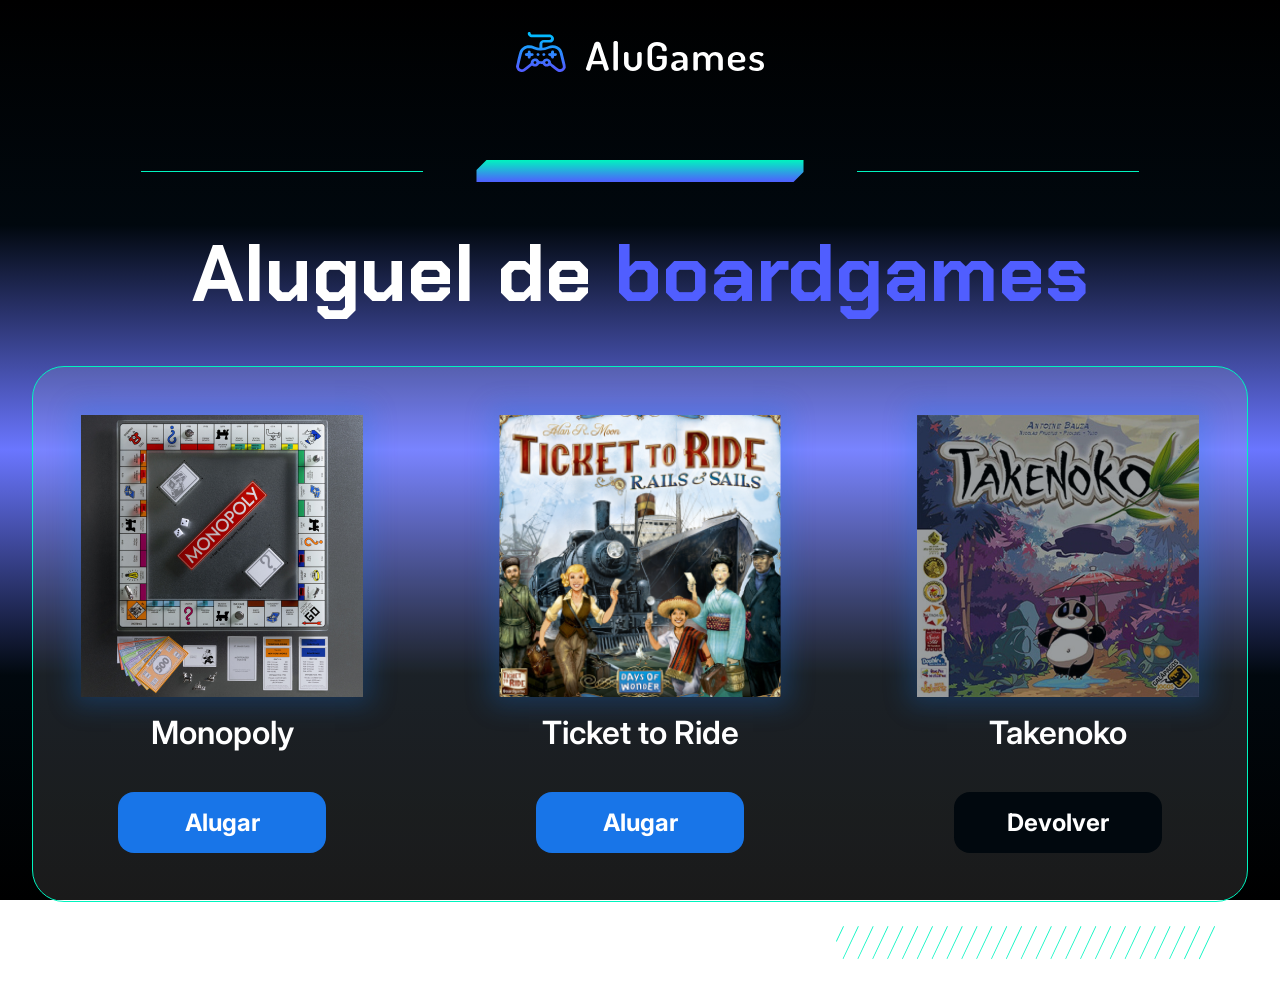
<file: alugames/index.html>
<!DOCTYPE html>
<html lang="en">

<head>
    <meta charset="UTF-8">
    <meta name="viewport" content="width=device-width, initial-scale=1.0">
    <title>AluGames</title>
    <link rel="stylesheet" href="css/main.css">
</head>

<body class="body">
    <main class="container main">
        <img src="img/logo.svg" alt="Logo AluGames">
        <section class="divisor">
            <div class="divisor__line"></div>
            <img src="img/fade_bar.svg" alt="Visual bar" class="divisor__bar">
            <div class="divisor__line"></div>
        </section>
        <h1 class="page-title">Aluguel de <span class="page-title__emphasis">boardgames</span></h1>
        <section class="dashboard">
            <ul class="dashboard__items">
                <li class="dashboard__items__item" id="game-1">
                    <div class="dashboard__item__img">
                        <img src="img/monopoly.png" alt="Capa jogo Monopoly">
                    </div>
                    <p class="dashboard__item__name">Monopoly</p>
                    <a onclick="alterarStatus(1)" href="#" class="dashboard__item__button">Alugar</a>
                </li>
                <li class="dashboard__items__item" id="game-2">
                    <div class="dashboard__item__img">
                        <img src="img/ticket_to_ride.png" alt="Capa jogo Ticket to Ride">
                    </div>
                    <p class="dashboard__item__name">Ticket to Ride</p>
                    <a onclick="alterarStatus(2)" href="#" class="dashboard__item__button">Alugar</a>
                </li>
                <li class="dashboard__items__item" id="game-3">
                    <div class="dashboard__item__img dashboard__item__img--rented">
                        <img src="img/takenoko.png" alt="Capa jogo Takenoko">
                    </div>
                    <p class="dashboard__item__name">Takenoko</p>
                    <a onclick="alterarStatus(3)" href="#" class="dashboard__item__button dashboard__item__button--return">Devolver</a>
                </li>
            </ul>
        </section>
        <img src="img/hachuras.svg" alt="Visual hachuras" class="hachuras">
    </main>

    <script src="js/app.js"></script>
</body>

</html>
</file>
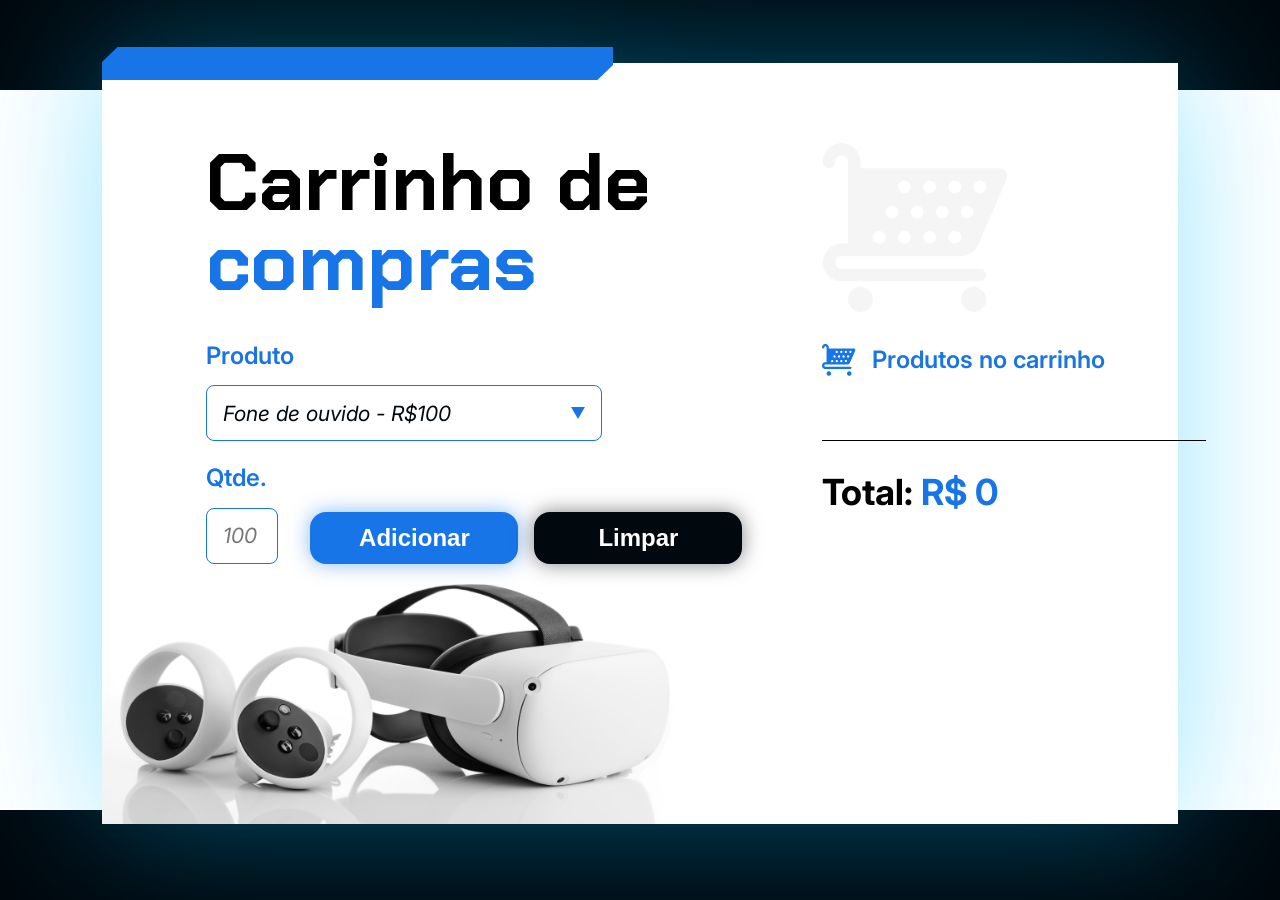
<file: carrinho-de-compras/index.html>
<!DOCTYPE html>
<html lang="en">

<head>
  <meta charset="UTF-8">
  <meta name="viewport" content="width=device-width, initial-scale=1.0">

  <link rel="preconnect" href="https://fonts.googleapis.com">
  <link rel="preconnect" href="https://fonts.gstatic.com" crossorigin>
  <link href="https://fonts.googleapis.com/css2?family=Chakra+Petch:wght@700&family=Inter:wght@400;600;700&display=swap"
    rel="stylesheet">
  <link rel="stylesheet" href="style.css">

  <title>Carrinho de compras</title>
</head>

<body>
  <main class="conteudo-principal">
    <div class="grafismo-azul"></div>
    <section class="adicionar-produto">
      <h1 class="titulo">
        Carrinho de <span class="texto-azul">compras</span>
      </h1>

      <form class="formulario">
        <label class="campo-grupo">
          <span class="texto-medio-azul">Produto</span>
          <select class="produto-input" name="produto" id="produto">
            <option value="Fone de ouvido - R$100">Fone de ouvido - R$100</option>
            <option value="Celular - R$1400">Celular - R$1400</option>
            <option value="Oculus VR - R$5000">Oculus VR - R$5000</option>
          </select>
          </div>
        </label>

        <section class="parte-inferior">
          <label class="campo-grupo">
            <span class="texto-medio-azul">Qtde.</span>
            <input class="quantidade-input" id="quantidade" type="number" placeholder="100">
          </label>

          <section class="botoes-wrapper">
            <button onclick="adicionar()" type="button" class="botao-form botao-adicionar">Adicionar</button>
            <button onclick="limpar()" type="button" class="botao-form botao-limpar">Limpar</button>
          </section>
        </section>
      </form>
    </section>
    <section class="carrinho">
      <img src="./assets/carrinho-cinza.svg" alt="Imagem de um carrinho de compras cinza">

      <div class="titulo-wrapper">
        <img src="./assets/icone-carrinho.svg" alt="ícone de carrinho">

        <h2 class="carrinho__titulo">Produtos no carrinho</h2>
      </div>

      <section class="carrinho__produtos" id="lista-produtos">
        <section class="carrinho__produtos__produto">
          <span class="texto-azul">1x</span> Celular <span class="texto-azul">R$1400</span>
        </section>
      </section>

      <div class="divisoria"></div>

      <p class="carrinho__total">
        Total: <span class="texto-azul" id="valor-total">R$1400</span>
      </p>
    </section>
  </main>

  <script src="js/app.js"></script>
</body>

</html>
</file>
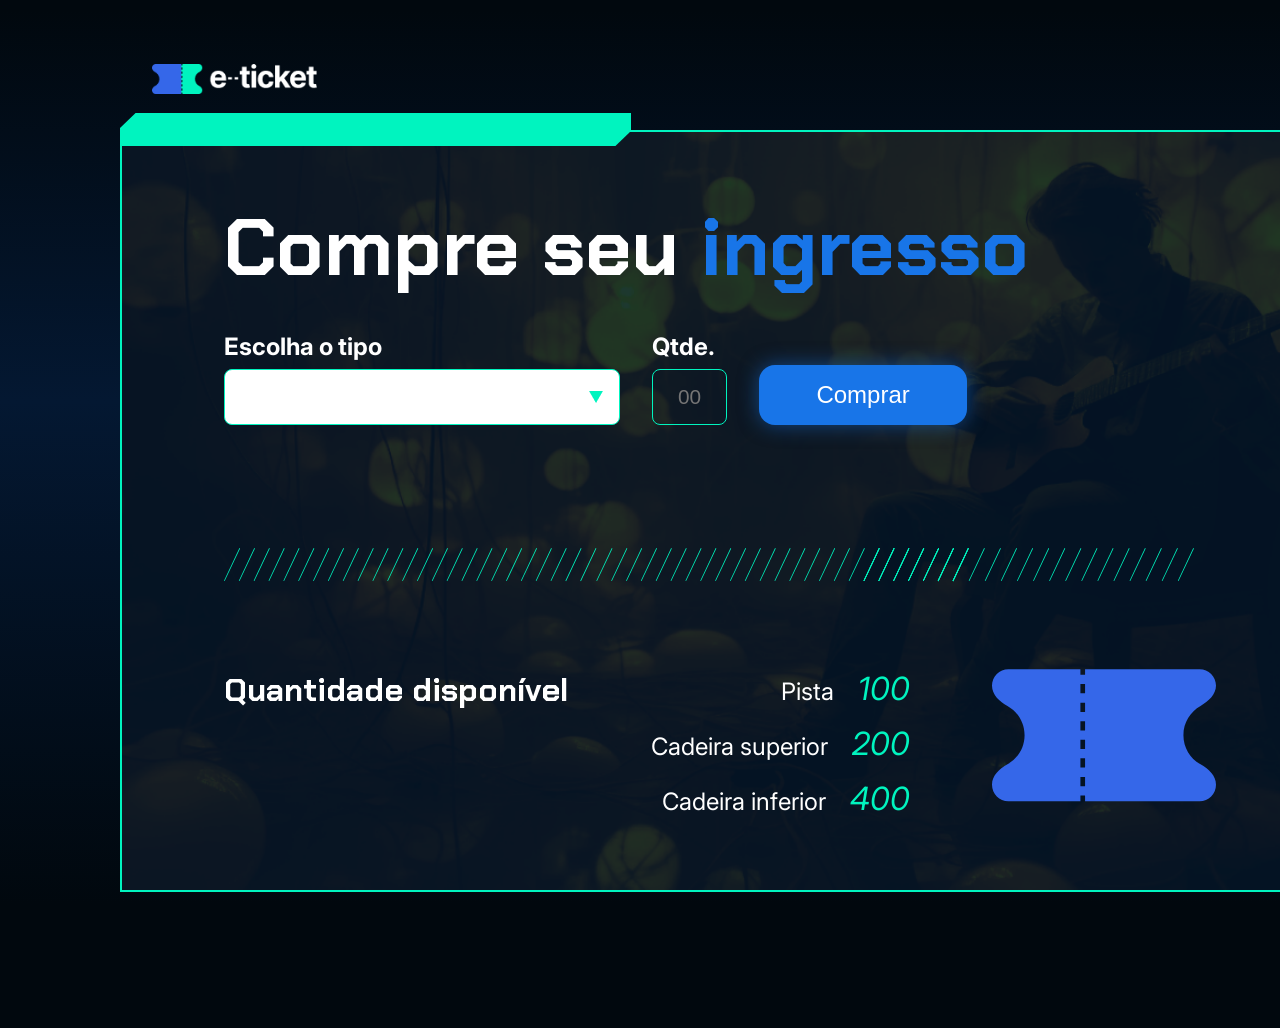
<file: ingresso/index.html>
<!DOCTYPE html>
<html lang="pt-BR">

<head>
    <meta charset="UTF-8">
    <meta name="viewport" content="width=device-width, initial-scale=1.0">
    <link rel="preconnect" href="https://fonts.googleapis.com">
    <link rel="preconnect" href="https://fonts.gstatic.com" crossorigin>
    <link href="https://fonts.googleapis.com/css2?family=Chakra+Petch:wght@700&family=Inter:wght@400;700&display=swap" rel="stylesheet">
    <link rel="stylesheet" href="./styles/_reset.css">
    <link rel="stylesheet" href="./styles/style.css">
    <title>e-Ticket</title>
</head>

<body>
    <header>
        <img class="logo" src="./assets/PNG/Logo e-tricket.png" alt="Logo">
    </header>
    <main class="container">

        <div class="grafismo"></div>
        <h1>Compre seu <span>ingresso</span></h1>
        <form action="">
            <label class="input-group">
                Escolha o tipo
                <select name="tipo-ingresso" id="tipo-ingresso">
                    <option value="inferior">Cadeira inferior</option>
                    <option value="superior">Cadeira superior</option>
                    <option value="pista">Pista</option>
                </select>
            </label>
            <label class="input-group">Qtde.
                <input type="number" id="qtd" placeholder="00" min="1" max="10">
            </label>
            <button onclick="comprar()" type="button">Comprar</button>
        </form>
        <img class="hachuras" src="./assets/SVG/Hachuras.svg" alt="">
        <section>
            <h2>Quantidade disponível</h2>

            <ul class="lista">
                <li>Pista<span id="qtd-pista">100</span></li>
                <li>Cadeira superior<span id="qtd-superior">200</span></li>
                <li>Cadeira inferior<span id="qtd-inferior">400</span></li>
            </ul>
            <img src="./assets/Ingresso.svg" alt="">
        </section>
    </main>

    <script src="js/app.js"></script>
</body>

</html>
</file>
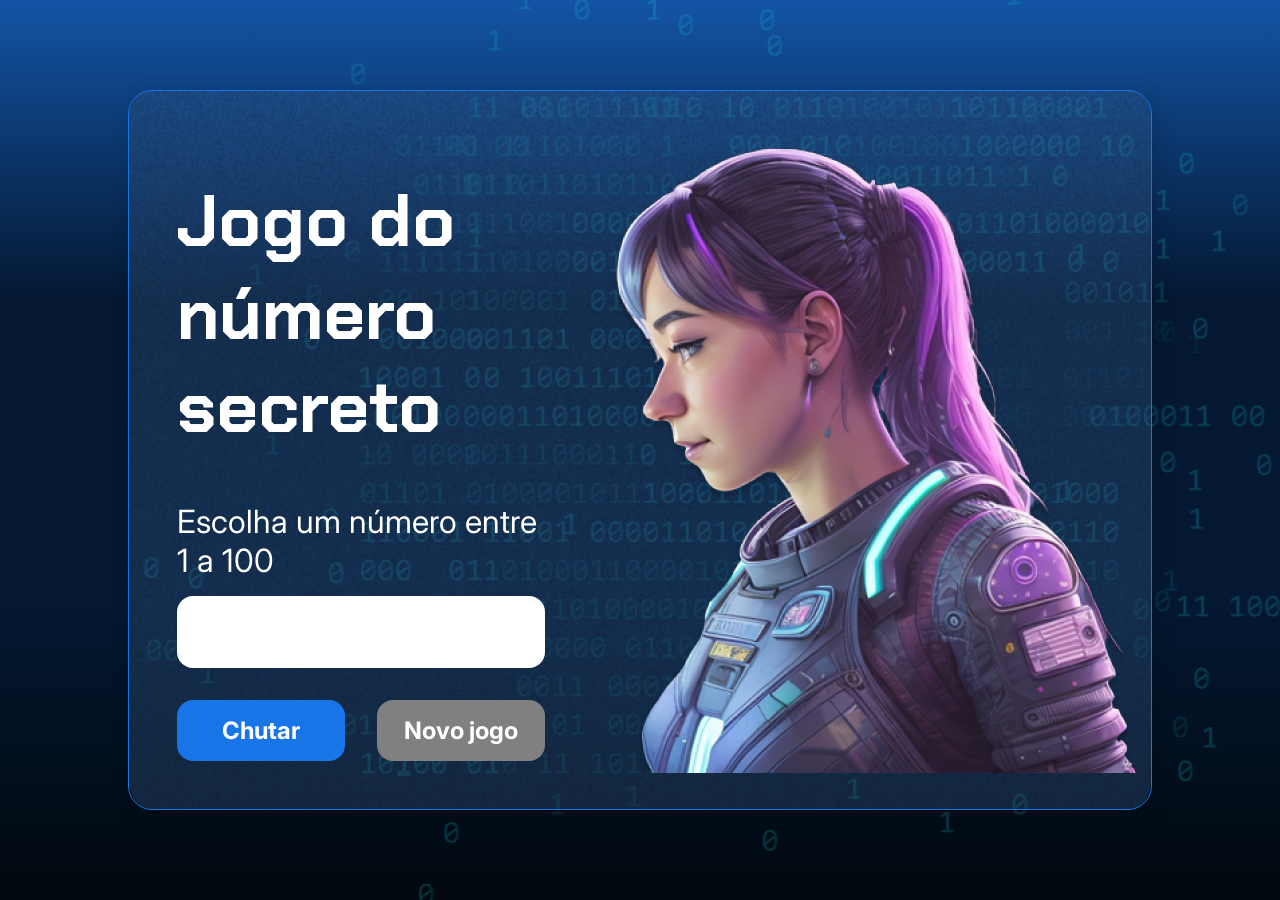
<file: numero-secreto/index.html>
<!DOCTYPE html>
<html lang="pt-br">

<head>
    <meta charset="UTF-8">
    <meta name="viewport" content="width=device-width, initial-scale=1.0">
    <script src="https://code.responsivevoice.org/responsivevoice.js"></script>
    <link rel="preconnect" href="https://fonts.googleapis.com">
    <link rel="preconnect" href="https://fonts.gstatic.com" crossorigin>
    <link href="https://fonts.googleapis.com/css2?family=Chakra+Petch:wght@700&family=Inter:wght@400;700&display=swap"
        rel="stylesheet">
    <link rel="stylesheet" href="style.css">
    <title>JS Game</title>
</head>

<body>

    <div class="container">
        <div class="container__conteudo">
            <div class="container__informacoes">
                <div class="container__texto">
                    <h1>Descubra o <span class="container__texto-azul">numero secreto</span></h1>
                    <p class="texto__paragrafo">Escolha um número entre 1 a 100</p>
                </div>
                <input type="number" min="1" max="10" class="container__input">
                <div class="chute container__botoes">
                    <button onclick="verificarChute()" class="container__botao">Chutar</button>
                    <button onclick="reiniciarJogo()" id="reiniciar" class="container__botao" disabled>Novo jogo</button>
                </div>
            </div>
            <img src="./img/ia.png" alt="Uma pessoa olhando para a esquerda" class="container__imagem-pessoa" />
        </div>
    </div>




    <script src="app.js" defer></script>
</body>

</html>
</file>
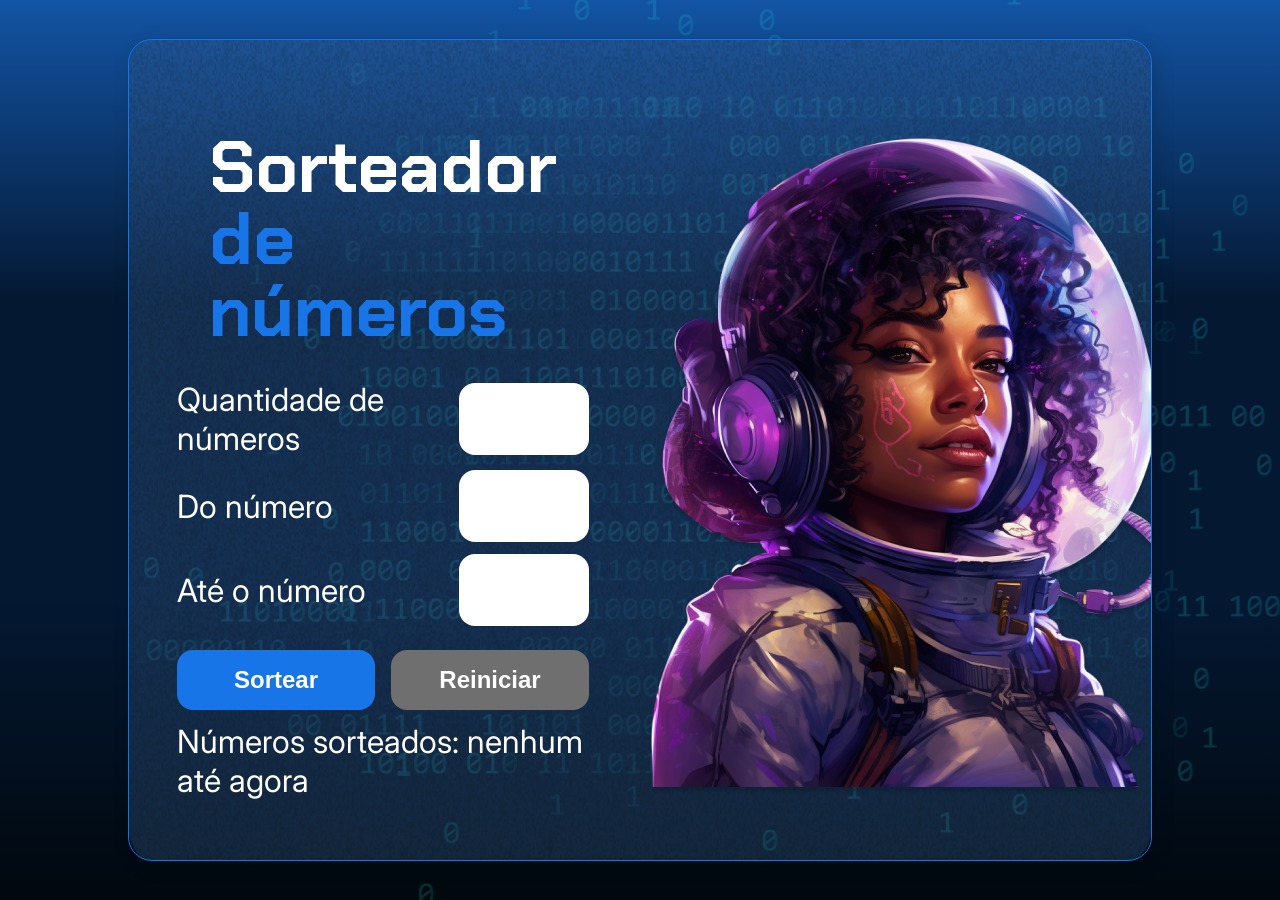
<file: sorteador-de-numeros/index.html>
<!DOCTYPE html>
<html lang="pt-br">

<head>
    <meta charset="UTF-8">
    <meta name="viewport" content="width=device-width, initial-scale=1.0">
    <link rel="preconnect" href="https://fonts.googleapis.com">
    <link rel="preconnect" href="https://fonts.gstatic.com" crossorigin>
    <link href="https://fonts.googleapis.com/css2?family=Chakra+Petch:wght@700&family=Inter:wght@400;700&display=swap" rel="stylesheet">
    <link rel="stylesheet" href="style.css">
    <title>Sorteador de números</title>
</head>

<body>
    <div class="container">
        <div class="container__conteudo">
            <div class="container__informacoes">
                <div class="container__texto">
                    <h1>Sorteador<span class="container__texto-azul"> de números</span></h1>

                    <div class="container__campo">
                        <label class="texto__paragrafo">Quantidade de números</label>
                        <input class="container__input" id="quantidade" type="number" min="1">
                    </div>
                    
                    <div class="container__campo">
                        <label class="texto__paragrafo">Do número</label>
                        <input class="container__input" id="de" type="number" min="1">
                    </div>
                    
                    <div class="container__campo">
                        <label class="texto__paragrafo">Até o número</label>
                        <input class="container__input" id="ate" type="number" min="1">
                    </div>
                </div>
                
                <div class="chute container__botoes">
                    <button onclick="sortear()" id="btn-sortear" class="container__botao">Sortear</button>
                    <button onclick="reiniciar()" id="btn-reiniciar" class="container__botao-desabilitado" >Reiniciar</button>
                </div>

                <div class="container__texto" id="resultado">
                    <label class="texto__paragrafo">Números sorteados:  nenhum até agora</label>
                </div>
            </div>

            <img src="./img/ia.png" alt="Uma pessoa com capacete de astronauta" class="container__imagem-pessoa" />
        </div>
    </div>

    <script src="app.js" defer></script>
</body>

</html>
</file>
<file: alugames/css/main.css>
@import url(_reset.css);
@import url('https://fonts.googleapis.com/css2?family=Chakra+Petch:wght@700&family=Inter:wght@600;700&display=swap');

.body {
    color: #FFFFFF;

    min-height: 100vh;

    background: rgb(0, 0, 0);
    background: linear-gradient(to bottom, rgba(0, 0, 0, 1) 0%, rgba(1, 8, 14, 1) 25%, rgba(80, 94, 255, 0.85) 50%, rgba(1, 8, 14, 1) 75%, rgba(0, 0, 0, 1) 100%);
    background-repeat: no-repeat;
    background-attachment: fixed;

    display: flex;
    flex-direction: column;
    justify-content: center;

    padding: 2rem;
}

@media screen and (min-width: 1440px) {
    .body {
        padding: 2rem calc((100vw - 1086px)/2);
    }
}

.main {
    display: flex;
    flex-direction: column;
    align-items: center;
}

.divisor {
    display: flex;
    gap: 53px;
    align-items: center;

    margin: 88px 0px 40px;
}

.divisor__line {
    height: 1px;
    width: 282px;
    background-color: #00F4BF;
}

.page-title {
    font-family: 'Chakra Petch', sans-serif;
    font-weight: 700;
    font-size: 5rem;

    margin-bottom: 2.5rem;
}

.page-title__emphasis {
    color: #505EFF;
}

.dashboard {
    background-color: rgba(255, 255, 255, 0.1);

    border-radius: 2rem;
    border-width: 1px;
    border-style: solid;
    border-color: #00F4BF;

    padding: 3rem;
    width: 100%;
}

.dashboard__items {
    display: flex;
    justify-content: space-between;
}

.dashboard__items__item {
    display: flex;
    flex-direction: column;
    align-items: center;
    justify-content: flex-start;

    font-family: 'Inter', sans-serif;
}

.dashboard__item__img {
    box-shadow: 0px 0px 24px 8px rgba(24, 118, 232, 0.25);

    margin-bottom: 1rem;
}

.dashboard__item__img--rented {
    position: relative;
}

.dashboard__item__img--rented::after {
    content: "";
    display: block;
    width: 100%;
    height: 100%;

    position: absolute;
    top: 0;
    
    background-color: rgba(1, 8, 14, 0.4);
}

.dashboard__item__name {
    font-weight: 600;
    font-size: 2rem;

    margin-bottom: 2.5rem;
}

.dashboard__item__button {
    display: flex;
    justify-content: center;

    font-weight: 700;
    font-size: 1.5rem;

    padding: 1rem 1.5rem;
    min-width: 13rem;

    border-radius: 1rem;

    background-color: #1875E8;
}

.dashboard__item__button--return {
    background-color: #01080E;
}

.hachuras {
    margin-top: 1.5rem;
    margin-right: 33px;
    align-self: flex-end;
}
</file>
<file: carrinho-de-compras/style.css>
* {
  margin: 0;
  padding: 0;
  box-sizing: border-box;
}

body {
  min-height: 100vh;
  height: auto;
  background: linear-gradient(to bottom,
      #01080E 10%,
      #FFF 10%,
      #FFF 90%,
      #01080E 90%);
  padding: 7vh 8vw 5vh;
  font-family: 'Inter', sans-serif;
  font-size: 16px;
}

button {
  background: inherit;
  color: inherit;
  border: 0;
}

select {
  appearance: none;
}

input[type="number"]::-webkit-outer-spin-button,
input[type="number"]::-webkit-inner-spin-button {
    -webkit-appearance: none;
    margin: 0;
}

input[type="number"] {
    appearance: textfield;
}

.texto-medio-azul {
  color: var(--Light-Blue, #1875E8);
  font-size: 1.5rem;
  font-style: normal;
  font-weight: 600;
  line-height: 110%; /* 1.65rem */
}

.conteudo-principal {
  filter: drop-shadow(0px 0px 70px rgba(2, 189, 255, 0.40));
  min-height: 100%;
  padding: 5rem 6.5rem;
  
  display: grid;
  grid-template-columns: 1.375fr 1fr;
  column-gap: 5rem;

  background: white url('./assets/oculos.png') no-repeat bottom left;
  background-size: auto 40%;

  position: relative;
  background-position: left bottom -40px;
}

.grafismo-azul {
  position: absolute;
  width: 31.9375rem;
  height: 2.0625rem;
  background-image: url('./assets/grafismo-azul.svg');
  top: -1rem;
}

.titulo {
  font-family: 'Chakra Petch', sans-serif;
  font-size: 5rem;
  font-style: normal;
  font-weight: 700;
  line-height: 100%;
  margin-bottom: 2.5rem;
}

.texto-azul {
  color: #1875E8;
}

.formulario {
  display: flex;
  flex-direction: column;
  align-items: flex-start;
  gap: 1.5rem;
}

.formulario .campo-grupo {
  display: flex;
  flex-direction: column;
  align-items: flex-start;
  gap: 1rem;
}

.produto-input {
  width: 24.75rem;
  height: 3.5rem;
  padding: 1rem;
  border-radius: 0.5rem;
  border: 1px solid var(--Light-Blue, #1875E8);

  color: var(--Void, #01080E);
  font-family: Inter;
  font-size: 1.3125rem;
  font-style: italic;
  font-weight: 400;
  line-height: 110%;
  
  background: url('./assets/arrow-down.svg') no-repeat right 1rem top 50%;
}

.dropdown {
  width: 3.375rem;
  height: 3.5rem;
  padding: 1rem;
  justify-content: center;
  align-items: center;
  gap: 0.625rem;
  border-radius: 0rem 0.5rem 0.5rem 0rem;
  border: 1px solid var(--Light-Blue, #1875E8);
  cursor: pointer;
}

.formulario > .parte-inferior {
  display: flex;
  align-items: flex-end;
  gap: 2rem;
}

.quantidade-input {
  display: flex;
  height: 3.5rem;
  padding: 1rem;
  width: 4.5rem;
  border-radius: 0.5rem;
  border: 1px solid var(--Light-Blue, #1875E8);

  color: var(--Void, #01080E);
  font-family: Inter;
  font-size: 1.3125rem;
  font-style: italic;
  font-weight: 400;
  line-height: 110%;
}

.botoes-wrapper {
  display: flex;
  align-items: flex-end;
  gap: 1rem;
}

.botao-form {
  display: flex;
  flex-direction: column;
  justify-content: center;
  align-items: center;
  width: 13rem;
  height: 3.25rem;
  padding: 1rem 1.5rem;
  gap: 0.625rem;
  border-radius: 1rem;
  cursor: pointer;
}

.botao-adicionar {
  background: var(--Light-Blue, #1875E8);
  box-shadow: 0px 0px 20px 0px rgba(24, 117, 232, 0.50);

  color: var(--Branco, #FFF);
  font-size: 1.5rem;
  font-weight: 700;
  line-height: normal;
}

.botao-limpar {
  border-radius: 1rem;
  background: var(--Void, #01080E);
  box-shadow: 0px 0px 20px 0px rgba(1, 8, 14, 0.50);

  color: var(--Branco, #FFF);
  font-size: 1.5rem;
  font-weight: 700;
  line-height: normal;
}

.carrinho {
  display: flex;
  width: 24rem;
  flex-direction: column;
  align-items: flex-start;
  gap: 2rem;
}

.titulo-wrapper {
  display: flex;
  align-items: center;
  gap: 1rem;
}

.carrinho__titulo {
  color: var(--Light-Blue, #1875E8);
  font-family: Inter;
  font-size: 1.5rem;
  font-style: normal;
  font-weight: 600;
  line-height: 110%; /* 1.65rem */
}

.carrinho__produtos {
  display: flex;
  flex-direction: column;
  align-items: flex-start;
  gap: 1rem;
}

.carrinho__produtos__produto {
  font-size: 1.3125rem;
  font-style: italic;
  font-weight: 400;
  line-height: 110%; /* 1.44375rem */
}

.divisoria {
  width: 24rem;
  height: 0.0625rem;
  background: #000;
}

.carrinho__total {
  font-size: 2.25rem;
  font-weight: 700;
  line-height: 110%; /* 2.475rem */
}

.adicionar-produto {
  padding-bottom: 180px;
}
</file>
<file: ingresso/styles/style.css>
body {
    width: 1440px;
    height: 100vh;
    background: linear-gradient(180deg, rgba(1, 8, 14, 1) 1%, rgba(4, 24, 50, 1) 39%, rgba(1, 8, 14, 1) 88%);
    margin: 5% auto;
    color: #fff;
}

header {
    width: 1200px;
    margin: 2rem auto;
}

header .logo {
    width: 196.8px;
    padding-left: 2rem;
}

main.container {
    width: 1200px;
    height: auto;
    border: 2px solid #00F4BF;
    margin: 0 auto;
    padding: 4.5rem 6.38rem;
    background-image: url('../assets/PNG/Imagem\ com\ borda.png');
    background-size: cover;
    position: relative;
}

main.container .grafismo {
    background: url('../assets/SVG/Grafismo\ verde.svg');
    width: 31.9375rem;
    height: 2.0625rem;
    position: absolute;
    top: -19px;
    left: -2px;
}

main.container h1 {
    font-family: 'Chakra Petch', sans-serif;
    font-size: 5rem;
    line-height: 110%;
}

main.container h1 span {
    color: #1875E8;
}

form {
    display: flex;
    align-items: flex-end;
    gap: 2rem;
    margin: 2.5rem 0;
}

form .input-group {
    display: flex;
    flex-direction: column;
    align-items: flex-start;
    gap: .5rem;

    font-family: 'Inter', sans-serif;
    font-weight: 700;
    font-size: 1.5rem;
}

form .input-group select,
form .input-group input {
    background: none;
    color: white;
    border: 1px solid #00F4BF;
    border-radius: .5rem;
    height: 3.5rem;
    padding: .5rem 1rem;
    font-size: 1.3rem;
}

form .input-group select {
    width: 24.75rem;
    appearance: none;
    background: url('../assets/PNG/Arrow\ down.png') no-repeat right 1rem top 50%;
    color: black;
    background-color: white;
}

form .input-group input {
    width: 75px;
    text-align: center;
}

form .input-group input::placeholder {
    text-align: center;
}

form button {
    color: white;
    font-size: 1.5rem;
    border: none;
    background-color: #1875E8;
    padding: 1rem 1.5rem;
    border-radius: 1rem;
    width: 13rem;
    box-shadow: 0px 0px 20px 0px rgba(24, 117, 232, 0.50);
    cursor: pointer;
}

.hachuras {
    margin: 5.19rem 0;
}

.container section {
    display: flex;
    justify-content: space-between;
    align-items: flex-start;
    align-self: stretch;
}

.container section h2 {
    font-size: 2rem;
}

.container section ul {
    display: flex;
    flex-direction: column;
    align-items: flex-end;
    gap: 1rem;

    font-size: 1.5rem;
    font-family: 'Inter', sans-serif;
    font-weight: 400;
}

.container section ul li span {
    color: #00F4BF;
    font-style: italic;
    font-size: 2rem;
    padding-left: 1.5rem;
}
</file>
<file: numero-secreto/style.css>
* {
    box-sizing: border-box;
    margin: 0;
    padding: 0;
    color: white;
}

/* Teste */

body {
    background: linear-gradient(#1354A5 0%, #041832 33.33%, #041832 66.67%, #01080E 100%);
    height: 100vh;
    display: flex;
    align-items: center;
    justify-content: center;
}


body::before {
    background-image: url("img/code.png");
    background-repeat: no-repeat;
    background-position: right;
    content: "";
    display: block;
    position: absolute;
    width: 100%;
    height: 100%;
    opacity: 0.4;
}

.container {
    width: 80%;
    height: 80%;
    display: flex;
    align-items: center;
    justify-content: space-between;
    border-radius: 24px;
    border: 1px solid #1875E8;
    box-shadow: 4px 4px 20px 0px rgba(1, 8, 14, 0.15);
    background-image: url("img/Ruido.png");
    background-size: 100% 100%;
    position: relative;
}


.container__conteudo {
    display: flex;
    align-items: center;
    position: absolute;
    bottom: 0;
}

.container__informacoes {
    flex: 1;
    padding: 3rem;
}

.container__botao {
    border-radius: 16px;
    background: #1875E8;
    padding: 16px 24px;
    width: 100%;
    font-size: 24px;
    font-weight: 700;
    border: none;
    margin-top: 2rem;
}

.container__texto {
    margin: 16px 0 16px 0;
}

.container__texto-azul {
    color: #1875E8;
}

.container__input {
    width: 100%;
    height: 72px;
    border-radius: 16px;
    background-color: #FFF;
    border: none;
    color: #1875E8;
    padding: 2rem;
    font-size: 24px;
    font-weight: 700;
    font-family: 'Inter', sans-serif;
}

.container__botoes {
    display: flex;
    gap: 2em;
}

h1 {
    font-family: 'Chakra Petch', sans-serif;
    font-size: 72px;
    padding-bottom: 3rem;
}

p,
button {
    font-family: 'Inter', sans-serif;
}

.texto__paragrafo {
    font-size: 32px;
    font-weight: 400;
}

button:disabled {
    background-color: gray;
}

@media screen and (max-width: 1250px) {

    h1 {
        font-size: 50px;
    }

    .container__botao {
        font-size: 16px;
    }


    .texto__paragrafo {
        font-size: 24px;
    }

    .container__imagem-pessoa {
        display: none;
    }

    .container__conteudo {
        display: block;
        position: inherit;
    }

    .container__informacoes {
        padding: 1rem
    }
}
</file>
<file: sorteador-de-numeros/style.css>
* {
    box-sizing: border-box;
    margin: 0;
    padding: 0;
    color: white;
}

body {
    background: linear-gradient(#1354A5 0%, #041832 33.33%, #041832 66.67%, #01080E 100%);
    height: 100vh;
    display: flex;
    align-items: center;
    justify-content: center;
}

body::before {
    background-image: url("img/code.png");
    background-repeat: no-repeat;
    background-position: right;
    content: "";
    display: block;
    position: absolute;
    width: 100%;
    height: 100%;
    opacity: 0.4;
}

.container {
    width: 80%;
    min-height: 50vh;
    display: flex;
    align-items: center;
    justify-content: space-between;
    border-radius: 24px;
    border: 1px solid #1875E8;
    box-shadow: 4px 4px 20px 0px rgba(1, 8, 14, 0.15);
    background-image: url("img/Ruido.png");
    background-size: 100% 100%;
    position: relative;
    overflow: hidden;
}

.container__conteudo {
    display: flex;
    align-items: center;
    position: relative;
    width: 100%;
}

.container__informacoes {
    flex: 1;
    padding: 3rem;
}

.container__texto {
    margin: 12px 0;
    display: flex;
    flex-direction: column;
}

.container__texto-azul {
    color: #1875E8;
    display: block;

}

.container__campo {
    display: flex;
    align-items: center;
    justify-content: space-between;
    margin-bottom: 12px;
}

.container__input {
    width: 130px;
    height: 72px;
    border-radius: 16px;
    background-color: #FFF;
    border: none;
    color: #1875E8;
    padding: 2rem;
    font-size: 24px;
    font-weight: 700;
    font-family: 'Inter', sans-serif;
}

.container__botoes {
    display: flex;
    flex-direction: row;
    gap: 1em;
}

.container__botao {
    border-radius: 16px;
    background: #1875E8;
    padding: 16px 24px;
    font-size: 24px;
    width: 100%;
    font-weight: 700;
    border: none;
    cursor: pointer;
}

.container__botao-desabilitado {
    border-radius: 16px;
    background: #6f6f70;
    padding: 16px 24px;
    font-size: 24px;
    width: 100%;
    font-weight: 700;
    border: none;
    cursor: not-allowed;
}

h1 {
    font-family: 'Chakra Petch', sans-serif;
    font-size: 72px;
    font-style: normal;
    font-weight: 700;
    line-height: 100%;
    padding: 2rem;
}

.texto__paragrafo {
    color: #FFF;
    font-family: 'Inter';
    font-size: 32px;
    font-style: normal;
    font-weight: 400;
    line-height: normal;
}

.container__imagem-pessoa {
    max-width: 100%;
    height: auto;
    margin-top: 2rem;
}

button:disabled {
    background-color: gray;
}

@media screen and (max-width: 1250px) {
    .container__imagem-pessoa {
        display: none;
    }

    h1 {
        font-size: 50px;
    }
}
</file>
